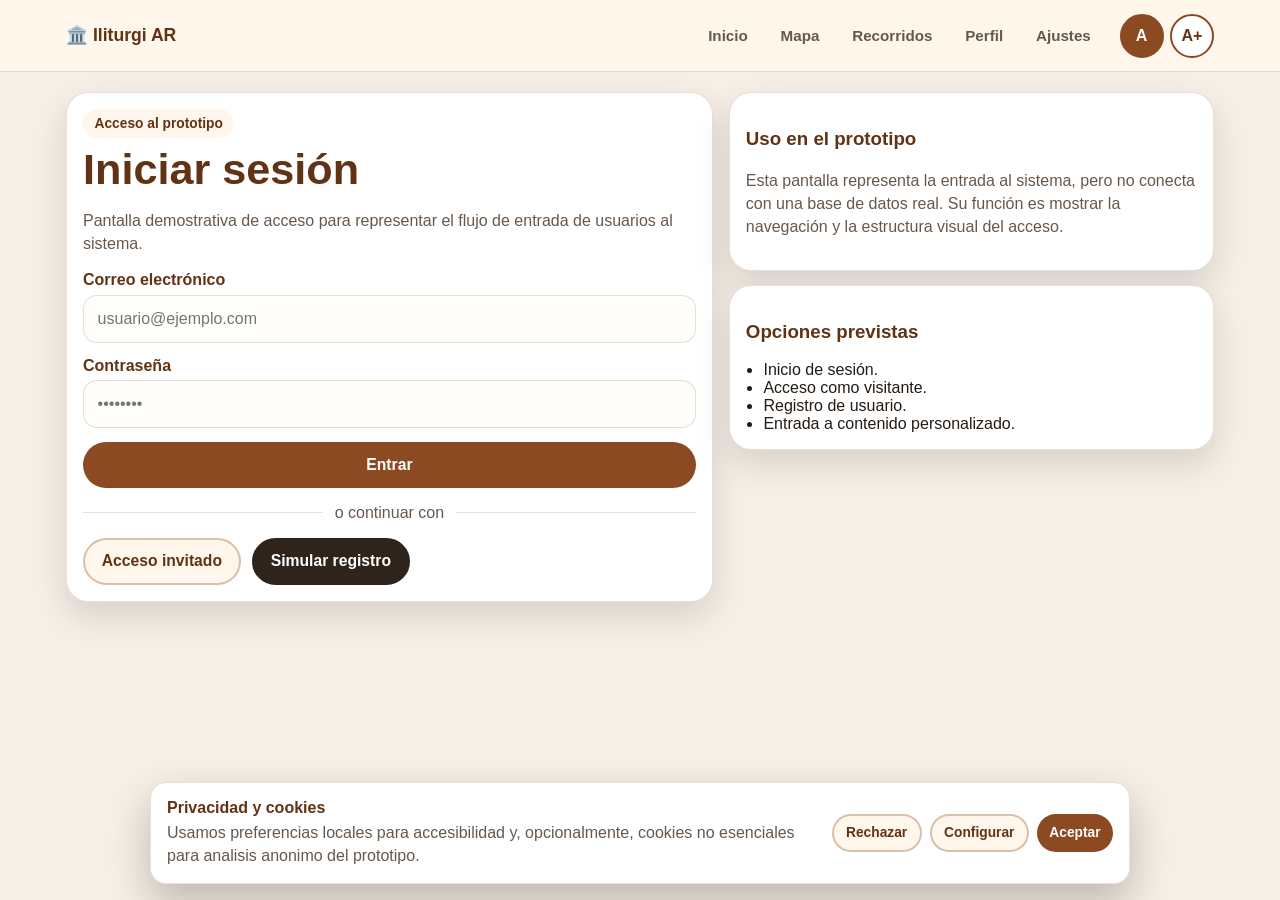
<file: acceso.html>
<!DOCTYPE html>
<html lang="es">
<head>
  <meta charset="UTF-8">
  <meta name="viewport" content="width=device-width, initial-scale=1.0">
  <title>Iliturgi AR · Acceso</title>
  <link rel="stylesheet" href="style.css?v=privacy">
</head>
<body class="app-page">

  <header class="site-header">
    <div class="site-header-inner">
      <a href="index.html" class="nav-logo">🏛️ Iliturgi AR</a>

      <nav class="main-nav">
        <a href="home.html" class="nav-link">Inicio</a>
        <a href="mapa.html" class="nav-link">Mapa</a>
        <a href="recorridos.html" class="nav-link">Recorridos</a>
        <a href="perfil.html" class="nav-link">Perfil</a>
        <a href="ajustes.html" class="nav-link">Ajustes</a>
      </nav>

      <div class="text-size-controls header-text-controls" aria-label="Tamaño de texto">
        <button type="button" class="text-size-btn" data-text-size="normal">A</button>
        <button type="button" class="text-size-btn" data-text-size="large">A+</button>
      </div>
    </div>
  </header>

  <main class="page-shell">
    <section class="access-layout">
      <div class="access-card">
        <div class="access-header">
          <span class="section-badge">Acceso al prototipo</span>
          <h1 class="access-title">Iniciar sesión</h1>
          <p class="access-text">
            Pantalla demostrativa de acceso para representar el flujo de entrada de usuarios al sistema.
          </p>
        </div>

        <form class="access-form" id="login-form">
          <div class="form-group">
            <label for="email">Correo electrónico</label>
            <input id="email" type="email" placeholder="usuario@ejemplo.com" required>
          </div>

          <div class="form-group">
            <label for="password">Contraseña</label>
            <input id="password" type="password" placeholder="••••••••" required>
          </div>

          <button type="submit" class="btn btn-primary">Entrar</button>
        </form>

        <div class="access-divider">
          <span>o continuar con</span>
        </div>

        <div class="access-actions">
          <a href="home.html" class="btn btn-secondary-outline">Acceso invitado</a>
          <button type="button" class="btn btn-secondary-dark demo-btn" data-demo="registro">
            Simular registro
          </button>
        </div>
      </div>

      <aside class="access-side">
        <div class="access-info-card">
          <h3>Uso en el prototipo</h3>
          <p>
            Esta pantalla representa la entrada al sistema, pero no conecta con una base de datos real.
            Su función es mostrar la navegación y la estructura visual del acceso.
          </p>
        </div>

        <div class="access-info-card">
          <h3>Opciones previstas</h3>
          <ul>
            <li>Inicio de sesión.</li>
            <li>Acceso como visitante.</li>
            <li>Registro de usuario.</li>
            <li>Entrada a contenido personalizado.</li>
          </ul>
        </div>
      </aside>
    </section>
  </main>

  <nav class="bottom-nav" aria-label="NavegaciÃ³n mÃ³vil">
    <a href="home.html" class="bottom-nav-link"><span>Inicio</span></a>
    <a href="mapa.html" class="bottom-nav-link"><span>Mapa</span></a>
    <a href="vista-ra.html" class="bottom-nav-link"><span>RA</span></a>
    <a href="recorridos.html" class="bottom-nav-link"><span>Rutas</span></a>
  </nav>

  <script src="script.js?v=cookie-index"></script>
</body>
</html>
</file>
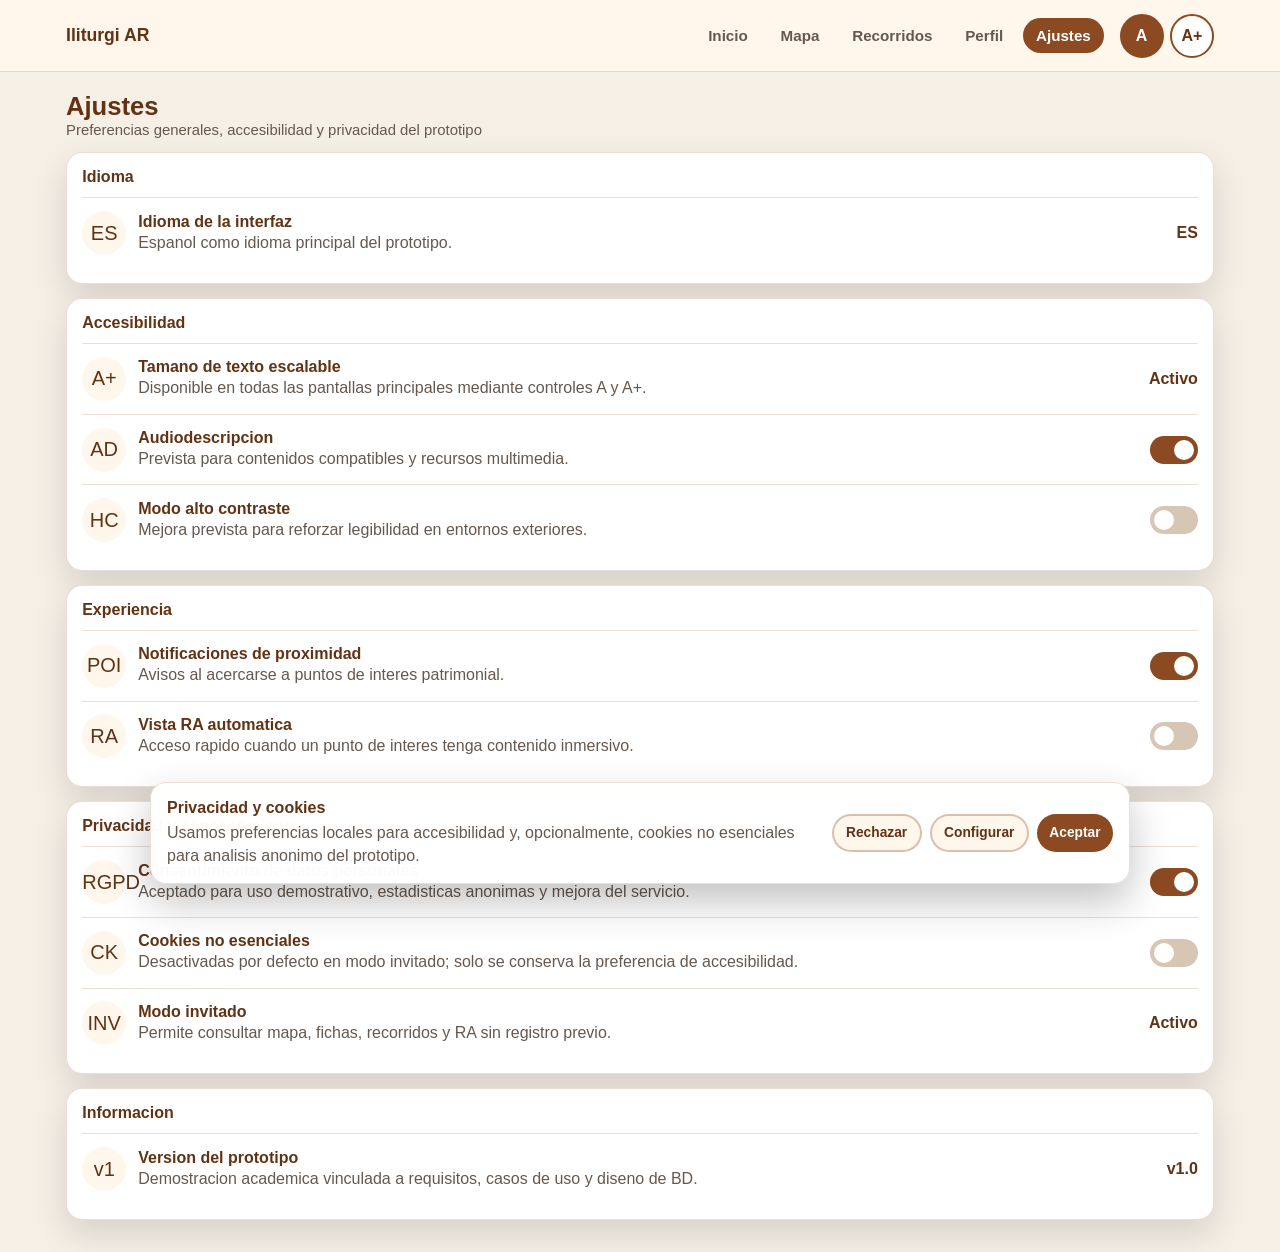
<file: ajustes.html>
<!DOCTYPE html>
<html lang="es">
<head>
  <meta charset="UTF-8">
  <meta name="viewport" content="width=device-width, initial-scale=1.0">
  <title>Iliturgi AR - Ajustes</title>
  <link rel="stylesheet" href="style.css?v=privacy">
</head>
<body class="app-page">

  <header class="site-header">
    <div class="site-header-inner">
      <a href="index.html" class="nav-logo">Iliturgi AR</a>

      <nav class="main-nav" aria-label="Navegacion principal">
        <a href="home.html" class="nav-link">Inicio</a>
        <a href="mapa.html" class="nav-link">Mapa</a>
        <a href="recorridos.html" class="nav-link">Recorridos</a>
        <a href="perfil.html" class="nav-link">Perfil</a>
        <a href="ajustes.html" class="nav-link active">Ajustes</a>
      </nav>

      <div class="text-size-controls header-text-controls" aria-label="Tamano de texto">
        <button type="button" class="text-size-btn" data-text-size="normal">A</button>
        <button type="button" class="text-size-btn" data-text-size="large">A+</button>
      </div>
    </div>
  </header>

  <main class="page-shell">
    <section class="section-heading">
      <div>
        <h2>Ajustes</h2>
        <span>Preferencias generales, accesibilidad y privacidad del prototipo</span>
      </div>
    </section>

    <section class="settings-layout">

      <div class="settings-group-web">
        <div class="settings-group-title">Idioma</div>

        <div class="settings-item-web">
          <div class="settings-item-left">
            <div class="settings-icon-web">ES</div>
            <div>
              <div class="settings-item-title">Idioma de la interfaz</div>
              <div class="settings-item-subtitle">Espanol como idioma principal del prototipo.</div>
            </div>
          </div>
          <div class="settings-item-value">ES</div>
        </div>
      </div>

      <div class="settings-group-web">
        <div class="settings-group-title">Accesibilidad</div>

        <div class="settings-item-web">
          <div class="settings-item-left">
            <div class="settings-icon-web">A+</div>
            <div>
              <div class="settings-item-title">Tamano de texto escalable</div>
              <div class="settings-item-subtitle">Disponible en todas las pantallas principales mediante controles A y A+.</div>
            </div>
          </div>
          <div class="settings-item-value">Activo</div>
        </div>

        <div class="settings-item-web">
          <div class="settings-item-left">
            <div class="settings-icon-web">AD</div>
            <div>
              <div class="settings-item-title">Audiodescripcion</div>
              <div class="settings-item-subtitle">Prevista para contenidos compatibles y recursos multimedia.</div>
            </div>
          </div>
          <div class="settings-toggle-web active" aria-label="Audiodescripcion activa"></div>
        </div>

        <div class="settings-item-web">
          <div class="settings-item-left">
            <div class="settings-icon-web">HC</div>
            <div>
              <div class="settings-item-title">Modo alto contraste</div>
              <div class="settings-item-subtitle">Mejora prevista para reforzar legibilidad en entornos exteriores.</div>
            </div>
          </div>
          <div class="settings-toggle-web" aria-label="Modo alto contraste desactivado"></div>
        </div>
      </div>

      <div class="settings-group-web">
        <div class="settings-group-title">Experiencia</div>

        <div class="settings-item-web">
          <div class="settings-item-left">
            <div class="settings-icon-web">POI</div>
            <div>
              <div class="settings-item-title">Notificaciones de proximidad</div>
              <div class="settings-item-subtitle">Avisos al acercarse a puntos de interes patrimonial.</div>
            </div>
          </div>
          <div class="settings-toggle-web active" aria-label="Notificaciones de proximidad activas"></div>
        </div>

        <div class="settings-item-web">
          <div class="settings-item-left">
            <div class="settings-icon-web">RA</div>
            <div>
              <div class="settings-item-title">Vista RA automatica</div>
              <div class="settings-item-subtitle">Acceso rapido cuando un punto de interes tenga contenido inmersivo.</div>
            </div>
          </div>
          <div class="settings-toggle-web" aria-label="Vista RA automatica desactivada"></div>
        </div>
      </div>

      <div class="settings-group-web">
        <div class="settings-group-title">Privacidad y consentimiento</div>

        <div class="settings-item-web">
          <div class="settings-item-left">
            <div class="settings-icon-web">RGPD</div>
            <div>
              <div class="settings-item-title">Consentimiento de datos personales</div>
              <div class="settings-item-subtitle">Aceptado para uso demostrativo, estadisticas anonimas y mejora del servicio.</div>
            </div>
          </div>
          <div class="settings-toggle-web active" aria-label="Consentimiento de datos personales activo"></div>
        </div>

        <div class="settings-item-web">
          <div class="settings-item-left">
            <div class="settings-icon-web">CK</div>
            <div>
              <div class="settings-item-title">Cookies no esenciales</div>
              <div class="settings-item-subtitle">Desactivadas por defecto en modo invitado; solo se conserva la preferencia de accesibilidad.</div>
            </div>
          </div>
          <div class="settings-toggle-web" aria-label="Cookies no esenciales desactivadas"></div>
        </div>

        <div class="settings-item-web">
          <div class="settings-item-left">
            <div class="settings-icon-web">INV</div>
            <div>
              <div class="settings-item-title">Modo invitado</div>
              <div class="settings-item-subtitle">Permite consultar mapa, fichas, recorridos y RA sin registro previo.</div>
            </div>
          </div>
          <div class="settings-item-value">Activo</div>
        </div>
      </div>

      <div class="settings-group-web">
        <div class="settings-group-title">Informacion</div>

        <div class="settings-item-web">
          <div class="settings-item-left">
            <div class="settings-icon-web">v1</div>
            <div>
              <div class="settings-item-title">Version del prototipo</div>
              <div class="settings-item-subtitle">Demostracion academica vinculada a requisitos, casos de uso y diseno de BD.</div>
            </div>
          </div>
          <div class="settings-item-value">v1.0</div>
        </div>
      </div>

    </section>
  </main>

  <nav class="bottom-nav" aria-label="Navegacion movil">
    <a href="home.html" class="bottom-nav-link"><span>Inicio</span></a>
    <a href="mapa.html" class="bottom-nav-link"><span>Mapa</span></a>
    <a href="vista-ra.html" class="bottom-nav-link"><span>RA</span></a>
    <a href="recorridos.html" class="bottom-nav-link"><span>Rutas</span></a>
  </nav>

  <script src="script.js?v=cookie-index"></script>
</body>
</html>
</file>
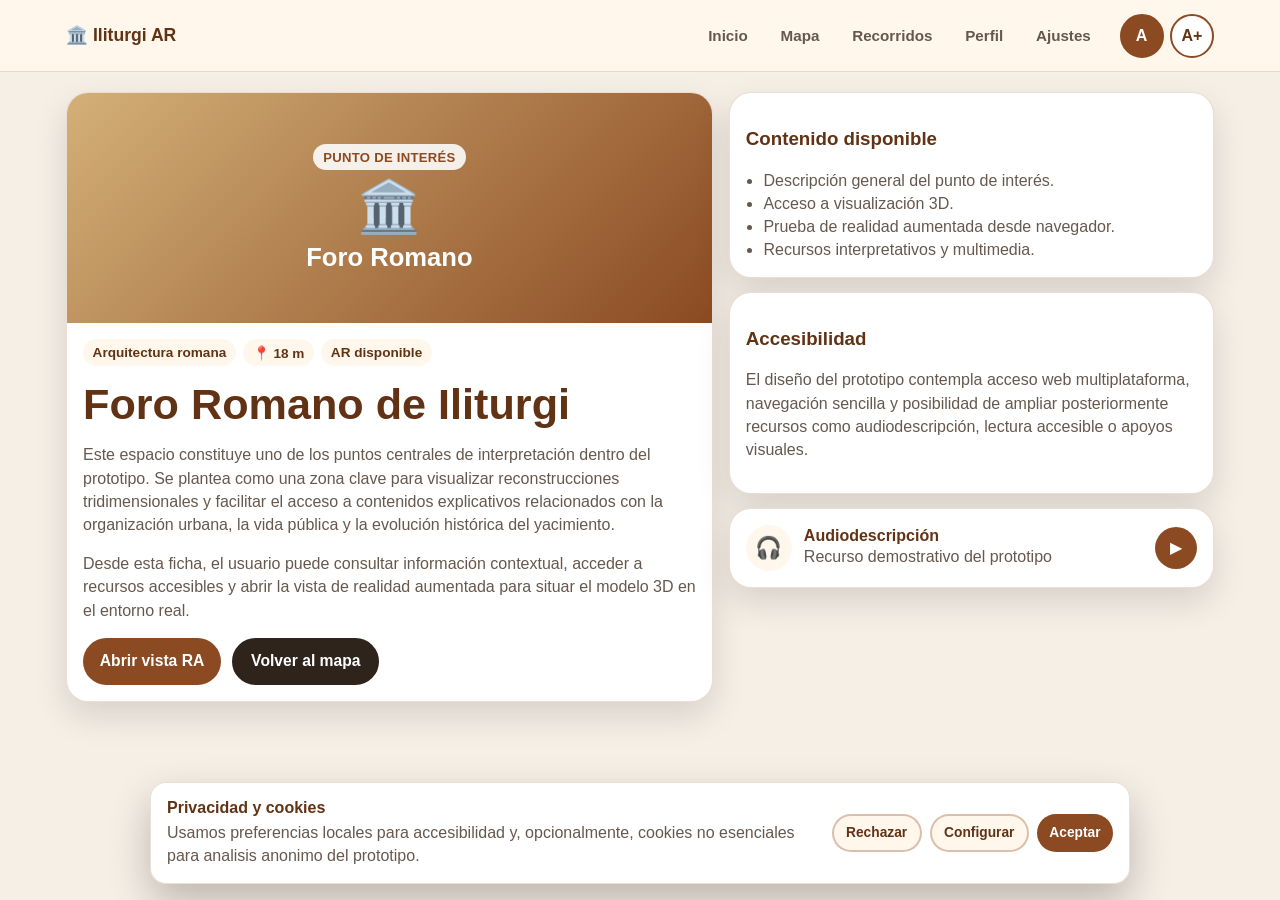
<file: detalle-poi.html>
<!DOCTYPE html>
<html lang="es">
<head>
  <meta charset="UTF-8">
  <meta name="viewport" content="width=device-width, initial-scale=1.0">
  <title>Iliturgi AR · Detalle POI</title>
  <link rel="stylesheet" href="style.css?v=privacy">
</head>
<body class="app-page">

  <header class="site-header">
    <div class="site-header-inner">
      <a href="index.html" class="nav-logo">🏛️ Iliturgi AR</a>

      <nav class="main-nav">
        <a href="home.html" class="nav-link">Inicio</a>
        <a href="mapa.html" class="nav-link">Mapa</a>
        <a href="recorridos.html" class="nav-link">Recorridos</a>
        <a href="perfil.html" class="nav-link">Perfil</a>
        <a href="ajustes.html" class="nav-link">Ajustes</a>
      </nav>

      <div class="text-size-controls header-text-controls" aria-label="Tamaño de texto">
        <button type="button" class="text-size-btn" data-text-size="normal">A</button>
        <button type="button" class="text-size-btn" data-text-size="large">A+</button>
      </div>
    </div>
  </header>

  <main class="page-shell">
    <section class="poi-detail-layout">

      <div class="poi-main-card">
        <div class="poi-hero-web">
          <div class="poi-hero-badge">Punto de interés</div>
          <div class="poi-hero-icon">🏛️</div>
          <div class="poi-hero-title">Foro Romano</div>
        </div>

        <div class="poi-detail-body">
          <div class="poi-meta-row">
            <span class="pill">Arquitectura romana</span>
            <span class="pill">📍 18 m</span>
            <span class="pill">AR disponible</span>
          </div>

          <h1 class="poi-detail-title">Foro Romano de Iliturgi</h1>

          <p class="poi-detail-text">
            Este espacio constituye uno de los puntos centrales de interpretación dentro del prototipo. 
            Se plantea como una zona clave para visualizar reconstrucciones tridimensionales y facilitar 
            el acceso a contenidos explicativos relacionados con la organización urbana, la vida pública 
            y la evolución histórica del yacimiento.
          </p>

          <p class="poi-detail-text">
            Desde esta ficha, el usuario puede consultar información contextual, acceder a recursos 
            accesibles y abrir la vista de realidad aumentada para situar el modelo 3D en el entorno real.
          </p>

          <div class="poi-detail-actions">
            <a href="vista-ra.html" class="btn btn-primary">Abrir vista RA</a>
            <a href="mapa.html" class="btn btn-secondary-dark">Volver al mapa</a>
          </div>
        </div>
      </div>

      <aside class="poi-side-panel">
        <div class="poi-info-card">
          <h3>Contenido disponible</h3>
          <ul>
            <li>Descripción general del punto de interés.</li>
            <li>Acceso a visualización 3D.</li>
            <li>Prueba de realidad aumentada desde navegador.</li>
            <li>Recursos interpretativos y multimedia.</li>
          </ul>
        </div>

        <div class="poi-info-card">
          <h3>Accesibilidad</h3>
          <p>
            El diseño del prototipo contempla acceso web multiplataforma, navegación sencilla y posibilidad
            de ampliar posteriormente recursos como audiodescripción, lectura accesible o apoyos visuales.
          </p>
        </div>

        <div class="poi-audio-card">
          <div class="poi-audio-icon">🎧</div>
          <div class="poi-audio-body">
            <div class="poi-audio-title">Audiodescripción</div>
            <div class="poi-audio-subtitle">Recurso demostrativo del prototipo</div>
          </div>
          <button class="audio-play-btn-web">▶</button>
        </div>
      </aside>

    </section>
  </main>

  <nav class="bottom-nav" aria-label="NavegaciÃ³n mÃ³vil">
    <a href="home.html" class="bottom-nav-link"><span>Inicio</span></a>
    <a href="mapa.html" class="bottom-nav-link active"><span>Mapa</span></a>
    <a href="vista-ra.html" class="bottom-nav-link"><span>RA</span></a>
    <a href="recorridos.html" class="bottom-nav-link"><span>Rutas</span></a>
  </nav>

  <script src="script.js?v=cookie-index"></script>
</body>
</html>
</file>
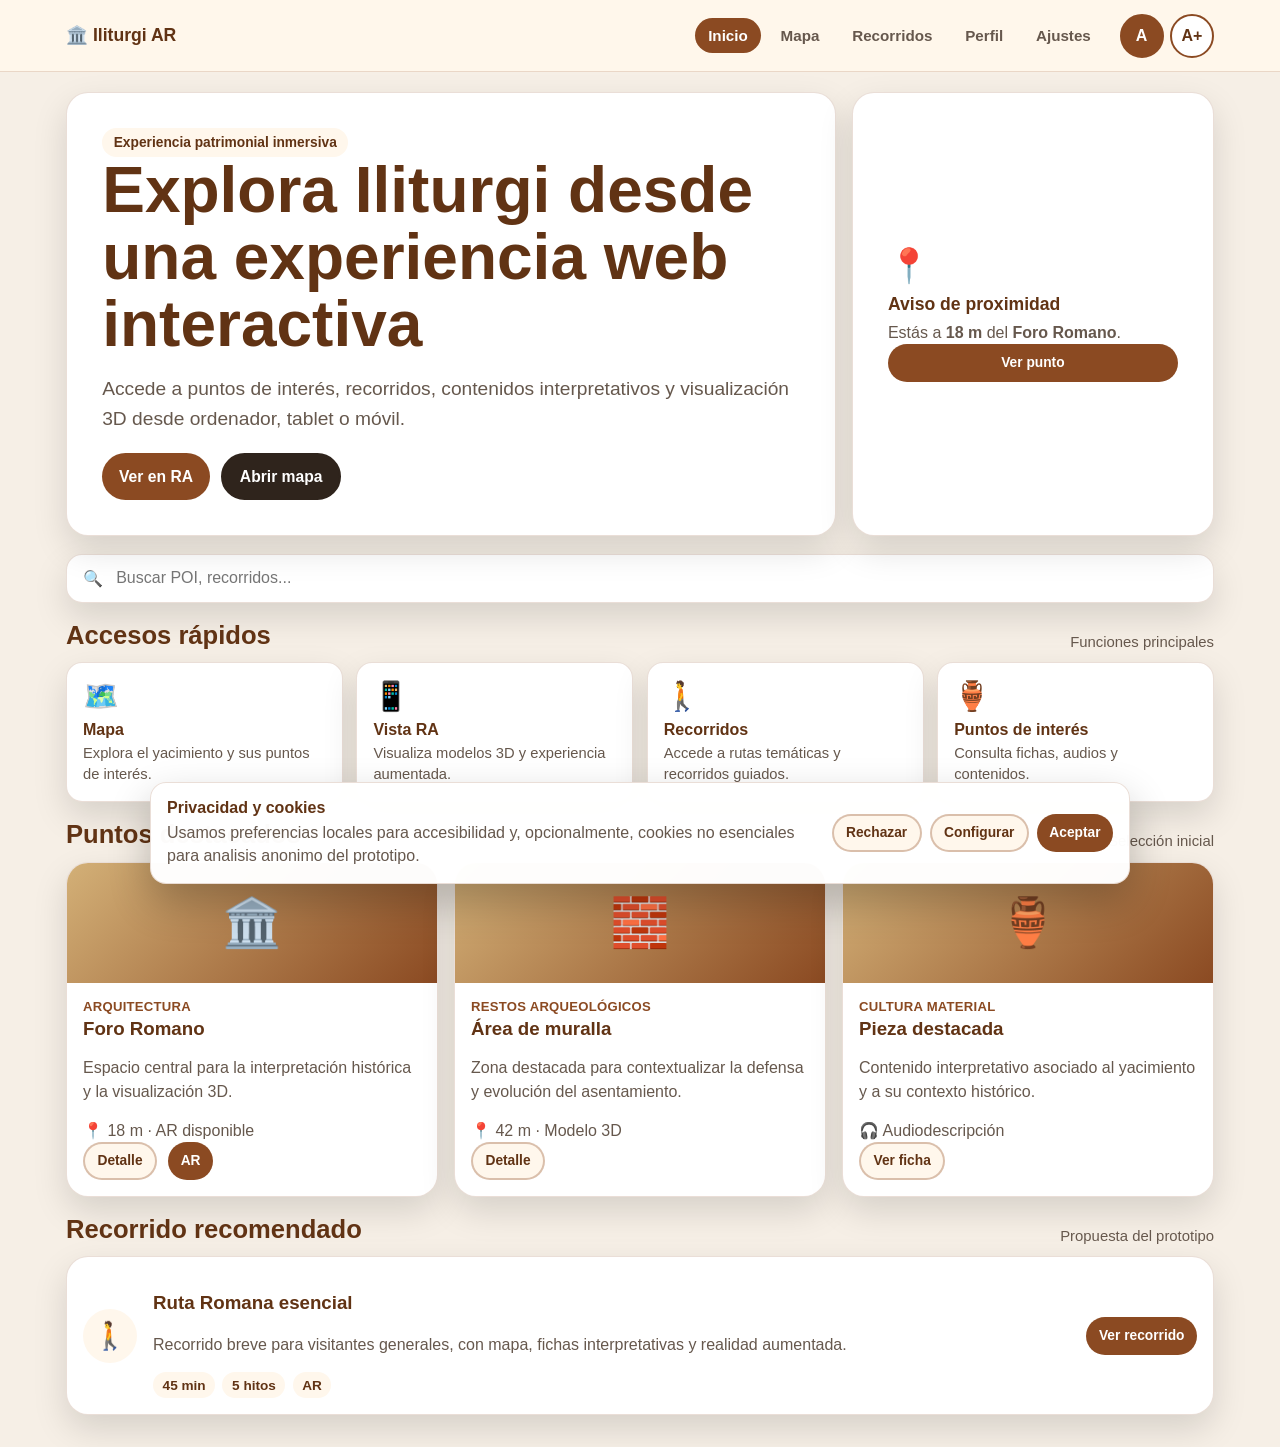
<file: home.html>
<!DOCTYPE html>
<html lang="es">
<head>
  <meta charset="UTF-8">
  <meta name="viewport" content="width=device-width, initial-scale=1.0">
  <title>Iliturgi AR · Inicio</title>
  <link rel="stylesheet" href="style.css?v=privacy">
</head>
<body class="app-page">

  <header class="site-header">
    <div class="site-header-inner">
      <a href="index.html" class="nav-logo">🏛️ Iliturgi AR</a>

      <nav class="main-nav" aria-label="Navegación principal">
        <a href="home.html" class="nav-link active">Inicio</a>
        <a href="mapa.html" class="nav-link">Mapa</a>
        <a href="recorridos.html" class="nav-link">Recorridos</a>
        <a href="perfil.html" class="nav-link">Perfil</a>
        <a href="ajustes.html" class="nav-link">Ajustes</a>
      </nav>

      <div class="text-size-controls header-text-controls" aria-label="Tamaño de texto">
        <button type="button" class="text-size-btn" data-text-size="normal">A</button>
        <button type="button" class="text-size-btn" data-text-size="large">A+</button>
      </div>
    </div>
  </header>

  <main class="page-shell">

    <section class="hero-panel">
      <div class="hero-copy">
        <span class="section-badge">Experiencia patrimonial inmersiva</span>

        <h1 class="page-title-xl">Explora Iliturgi desde una experiencia web interactiva</h1>

        <p class="page-lead">
          Accede a puntos de interés, recorridos, contenidos interpretativos y visualización 3D desde ordenador, tablet o móvil.
        </p>

        <div class="hero-actions">
          <a href="vista-ra.html" class="btn btn-primary">Ver en RA</a>
          <a href="mapa.html" class="btn btn-secondary-dark">Abrir mapa</a>
        </div>
      </div>

      <aside class="hero-card" aria-label="Aviso de punto de interés cercano">
        <div class="hero-card-icon">📍</div>
        <div class="hero-card-title">Aviso de proximidad</div>
        <div class="hero-card-text">
          Estás a <strong>18 m</strong> del <strong>Foro Romano</strong>.
        </div>
        <a href="detalle-poi.html" class="btn btn-primary btn-small">Ver punto</a>
      </aside>
    </section>

    <section class="search-section" aria-label="Buscador">
      <div class="search-box">
        <span class="search-icon" aria-hidden="true">🔍</span>
        <input type="text" class="search-input" placeholder="Buscar POI, recorridos...">
      </div>
    </section>

    <section class="quick-section">
      <div class="section-heading">
        <h2>Accesos rápidos</h2>
        <span>Funciones principales</span>
      </div>

      <div class="quick-grid">
        <a href="mapa.html" class="quick-card">
          <div class="quick-card-icon">🗺️</div>
          <div class="quick-card-title">Mapa</div>
          <div class="quick-card-text">Explora el yacimiento y sus puntos de interés.</div>
        </a>

        <a href="vista-ra.html" class="quick-card">
          <div class="quick-card-icon">📱</div>
          <div class="quick-card-title">Vista RA</div>
          <div class="quick-card-text">Visualiza modelos 3D y experiencia aumentada.</div>
        </a>

        <a href="recorridos.html" class="quick-card">
          <div class="quick-card-icon">🚶</div>
          <div class="quick-card-title">Recorridos</div>
          <div class="quick-card-text">Accede a rutas temáticas y recorridos guiados.</div>
        </a>

        <a href="detalle-poi.html" class="quick-card">
          <div class="quick-card-icon">🏺</div>
          <div class="quick-card-title">Puntos de interés</div>
          <div class="quick-card-text">Consulta fichas, audios y contenidos.</div>
        </a>
      </div>
    </section>

    <section class="content-section">
      <div class="section-heading">
        <h2>Puntos destacados</h2>
        <span>Selección inicial</span>
      </div>

      <div class="poi-grid">
        <article class="poi-card-web">
          <div class="poi-card-media">🏛️</div>
          <div class="poi-card-body">
            <div class="poi-card-category">Arquitectura</div>
            <h3>Foro Romano</h3>
            <p>Espacio central para la interpretación histórica y la visualización 3D.</p>
            <div class="poi-card-meta">📍 18 m · AR disponible</div>
            <div class="poi-card-actions">
              <a href="detalle-poi.html" class="btn btn-secondary-outline btn-small">Detalle</a>
              <a href="vista-ra.html" class="btn btn-primary btn-small">AR</a>
            </div>
          </div>
        </article>

        <article class="poi-card-web">
          <div class="poi-card-media">🧱</div>
          <div class="poi-card-body">
            <div class="poi-card-category">Restos arqueológicos</div>
            <h3>Área de muralla</h3>
            <p>Zona destacada para contextualizar la defensa y evolución del asentamiento.</p>
            <div class="poi-card-meta">📍 42 m · Modelo 3D</div>
            <div class="poi-card-actions">
              <a href="detalle-poi.html" class="btn btn-secondary-outline btn-small">Detalle</a>
            </div>
          </div>
        </article>

        <article class="poi-card-web">
          <div class="poi-card-media">🏺</div>
          <div class="poi-card-body">
            <div class="poi-card-category">Cultura material</div>
            <h3>Pieza destacada</h3>
            <p>Contenido interpretativo asociado al yacimiento y a su contexto histórico.</p>
            <div class="poi-card-meta">🎧 Audiodescripción</div>
            <div class="poi-card-actions">
              <a href="detalle-poi.html" class="btn btn-secondary-outline btn-small">Ver ficha</a>
            </div>
          </div>
        </article>
      </div>
    </section>

    <section class="content-section">
      <div class="section-heading">
        <h2>Recorrido recomendado</h2>
        <span>Propuesta del prototipo</span>
      </div>

      <div class="route-highlight">
        <div class="route-highlight-icon">🚶</div>

        <div class="route-highlight-body">
          <h3>Ruta Romana esencial</h3>
          <p>
            Recorrido breve para visitantes generales, con mapa, fichas interpretativas y realidad aumentada.
          </p>

          <div class="route-tags">
            <span class="pill">45 min</span>
            <span class="pill">5 hitos</span>
            <span class="pill">AR</span>
          </div>
        </div>

        <div class="route-highlight-actions">
          <a href="recorridos.html" class="btn btn-primary btn-small">Ver recorrido</a>
        </div>
      </div>
    </section>

  </main>

  <nav class="bottom-nav" aria-label="Navegación móvil">
    <a href="home.html" class="bottom-nav-link active"><span>Inicio</span></a>
    <a href="mapa.html" class="bottom-nav-link"><span>Mapa</span></a>
    <a href="vista-ra.html" class="bottom-nav-link"><span>RA</span></a>
    <a href="recorridos.html" class="bottom-nav-link"><span>Rutas</span></a>
  </nav>

  <script src="script.js?v=cookie-index"></script>
</body>
</html>
</file>
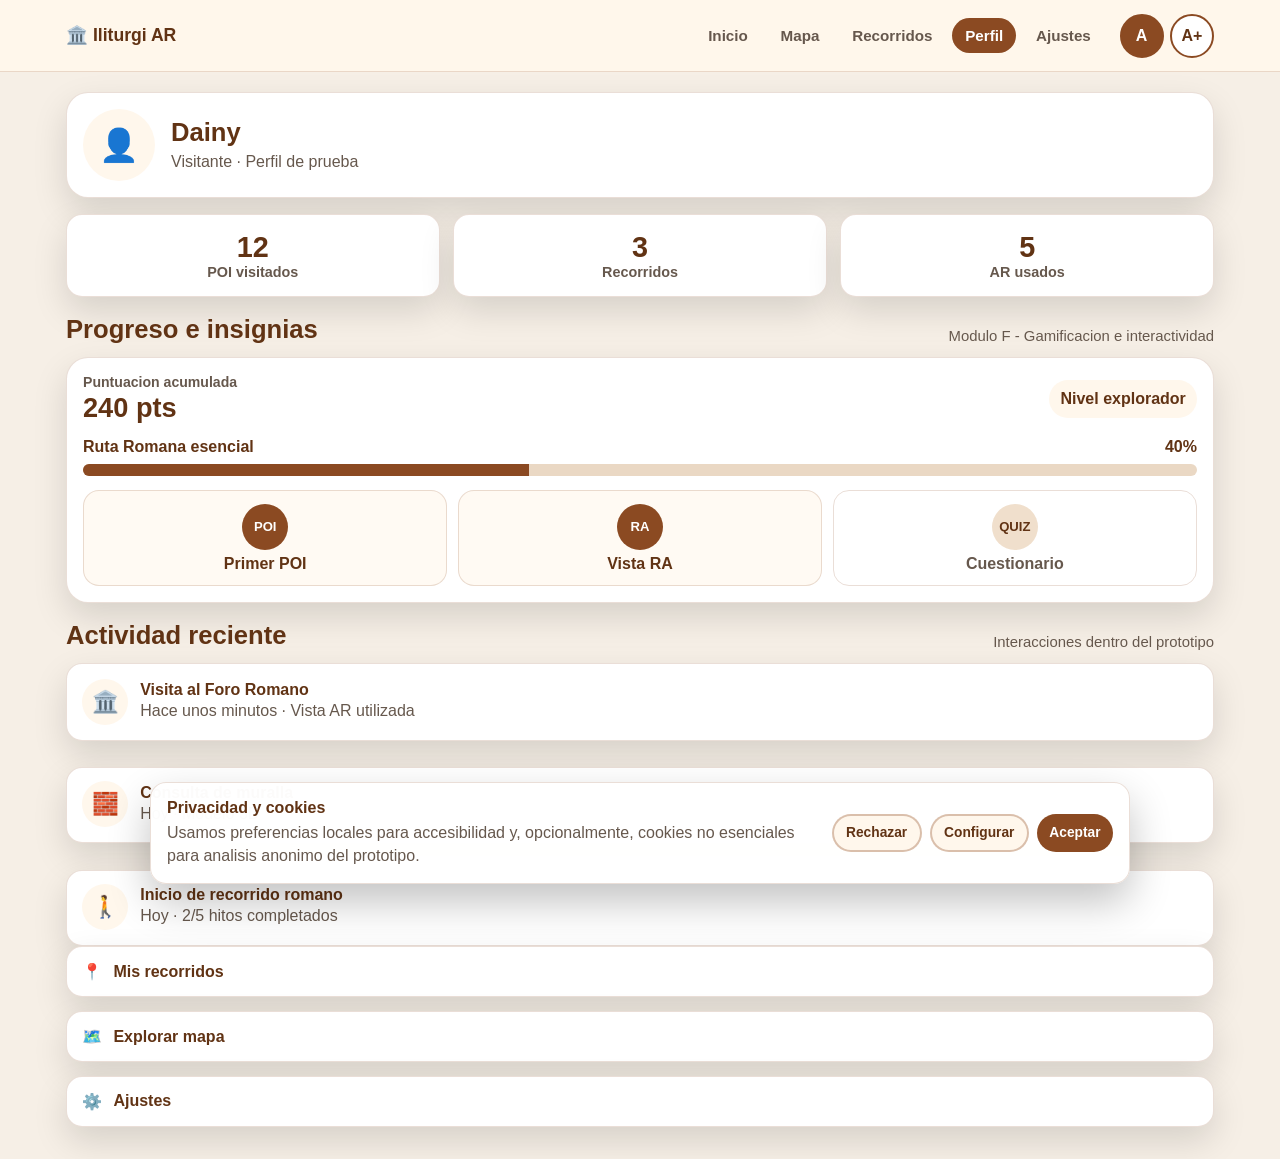
<file: perfil.html>
<!DOCTYPE html>
<html lang="es">
<head>
  <meta charset="UTF-8">
  <meta name="viewport" content="width=device-width, initial-scale=1.0">
  <title>Iliturgi AR · Perfil</title>
  <link rel="stylesheet" href="style.css?v=privacy">
</head>
<body class="app-page">

  <header class="site-header">
    <div class="site-header-inner">
      <a href="index.html" class="nav-logo">🏛️ Iliturgi AR</a>

      <nav class="main-nav">
        <a href="home.html" class="nav-link">Inicio</a>
        <a href="mapa.html" class="nav-link">Mapa</a>
        <a href="recorridos.html" class="nav-link">Recorridos</a>
        <a href="perfil.html" class="nav-link active">Perfil</a>
        <a href="ajustes.html" class="nav-link">Ajustes</a>
      </nav>

      <div class="text-size-controls header-text-controls" aria-label="Tamaño de texto">
        <button type="button" class="text-size-btn" data-text-size="normal">A</button>
        <button type="button" class="text-size-btn" data-text-size="large">A+</button>
      </div>
    </div>
  </header>

  <main class="page-shell">

    <section class="profile-header">
      <div class="profile-avatar">👤</div>

      <div class="profile-info">
        <h2>Dainy</h2>
        <span class="profile-subtitle">Visitante · Perfil de prueba</span>
      </div>
    </section>

    <section class="profile-stats">
      <div class="profile-stat">
        <div class="profile-stat-value">12</div>
        <div class="profile-stat-label">POI visitados</div>
      </div>

      <div class="profile-stat">
        <div class="profile-stat-value">3</div>
        <div class="profile-stat-label">Recorridos</div>
      </div>

      <div class="profile-stat">
        <div class="profile-stat-value">5</div>
        <div class="profile-stat-label">AR usados</div>
      </div>
    </section>

    <section class="content-section">
      <div class="section-heading">
        <h2>Progreso e insignias</h2>
        <span>Modulo F - Gamificacion e interactividad</span>
      </div>

      <div class="gamification-panel">
        <div class="gamification-summary">
          <div>
            <div class="gamification-label">Puntuacion acumulada</div>
            <div class="gamification-score">240 pts</div>
          </div>
          <div class="gamification-status">Nivel explorador</div>
        </div>

        <div class="progress-block">
          <div class="progress-row">
            <span>Ruta Romana esencial</span>
            <strong>40%</strong>
          </div>
          <div class="profile-progress">
            <div class="profile-progress-fill"></div>
          </div>
        </div>

        <div class="badge-list" aria-label="Insignias digitales">
          <div class="badge-item active">
            <span>POI</span>
            <strong>Primer POI</strong>
          </div>
          <div class="badge-item active">
            <span>RA</span>
            <strong>Vista RA</strong>
          </div>
          <div class="badge-item">
            <span>QUIZ</span>
            <strong>Cuestionario</strong>
          </div>
        </div>
      </div>
    </section>

    <section class="content-section">
      <div class="section-heading">
        <h2>Actividad reciente</h2>
        <span>Interacciones dentro del prototipo</span>
      </div>

      <div class="activity-list">

        <div class="activity-item">
          <div class="activity-icon">🏛️</div>
          <div class="activity-body">
            <div class="activity-title">Visita al Foro Romano</div>
            <div class="activity-meta">Hace unos minutos · Vista AR utilizada</div>
          </div>
        </div>

        <div class="activity-item">
          <div class="activity-icon">🧱</div>
          <div class="activity-body">
            <div class="activity-title">Consulta de muralla</div>
            <div class="activity-meta">Hoy · Modelo 3D</div>
          </div>
        </div>

        <div class="activity-item">
          <div class="activity-icon">🚶</div>
          <div class="activity-body">
            <div class="activity-title">Inicio de recorrido romano</div>
            <div class="activity-meta">Hoy · 2/5 hitos completados</div>
          </div>
        </div>

      </div>
    </section>

    <section class="profile-options">

      <a href="recorridos.html" class="profile-option">
        <span>📍</span>
        <span>Mis recorridos</span>
      </a>

      <a href="mapa.html" class="profile-option">
        <span>🗺️</span>
        <span>Explorar mapa</span>
      </a>

      <a href="ajustes.html" class="profile-option">
        <span>⚙️</span>
        <span>Ajustes</span>
      </a>

    </section>

  </main>

  <nav class="bottom-nav" aria-label="NavegaciÃ³n mÃ³vil">
    <a href="home.html" class="bottom-nav-link"><span>Inicio</span></a>
    <a href="mapa.html" class="bottom-nav-link"><span>Mapa</span></a>
    <a href="vista-ra.html" class="bottom-nav-link"><span>RA</span></a>
    <a href="recorridos.html" class="bottom-nav-link"><span>Rutas</span></a>
  </nav>

  <script src="script.js?v=cookie-index"></script>
</body>
</html>
</file>
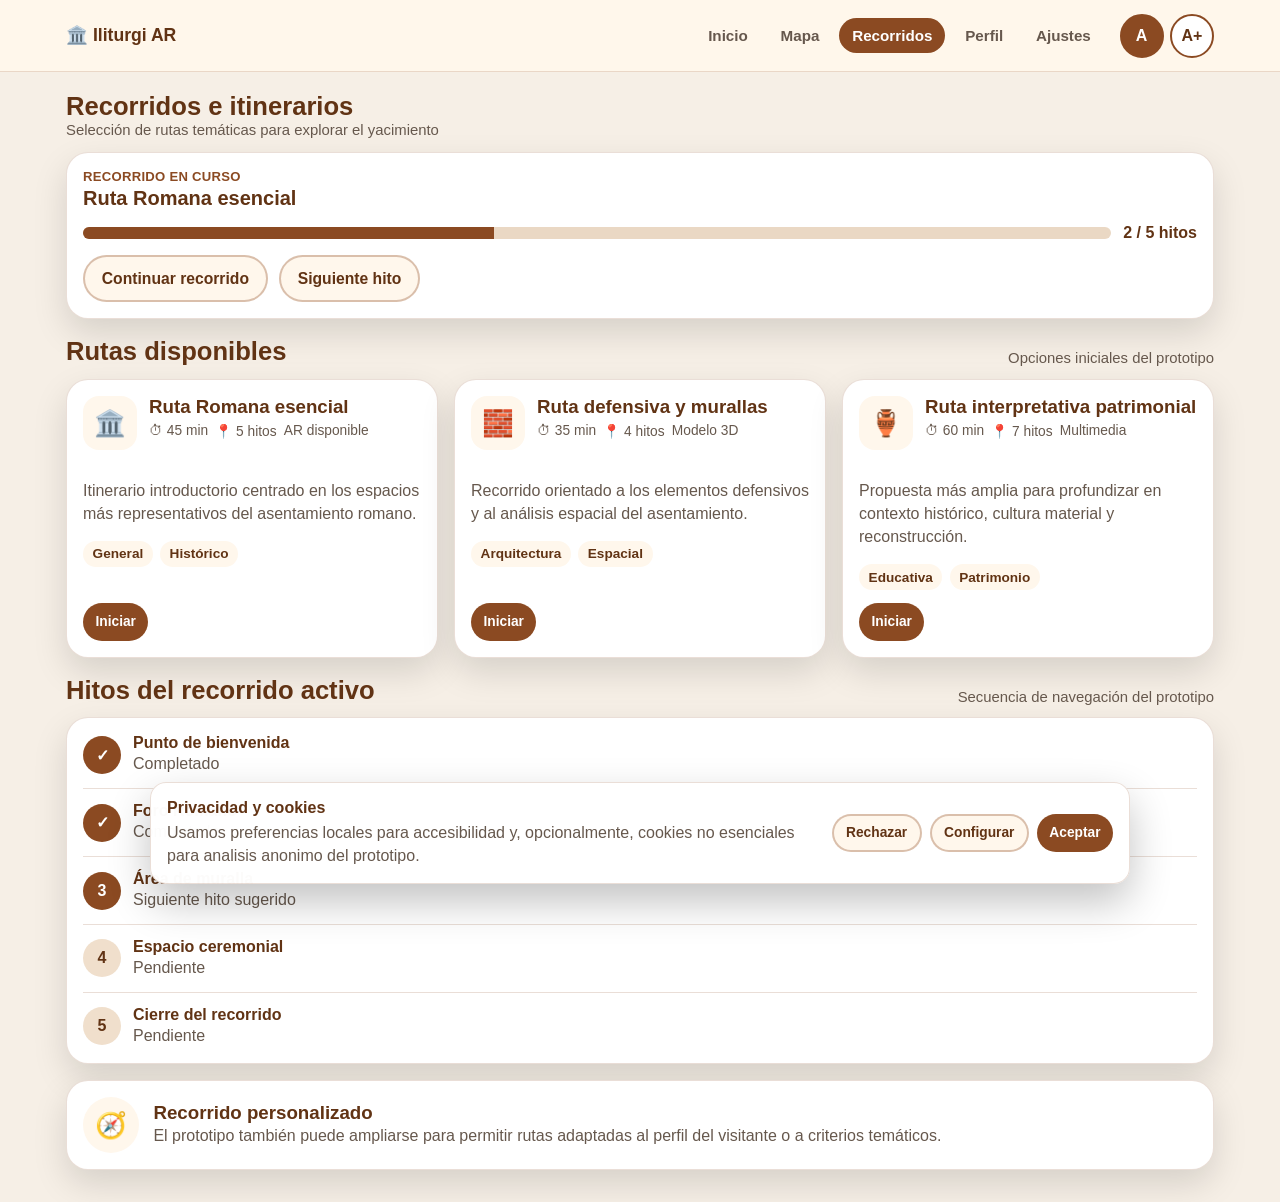
<file: recorridos.html>
<!DOCTYPE html>
<html lang="es">
<head>
  <meta charset="UTF-8">
  <meta name="viewport" content="width=device-width, initial-scale=1.0">
  <title>Iliturgi AR · Recorridos</title>
  <link rel="stylesheet" href="style.css?v=privacy">
</head>
<body class="app-page">

  <header class="site-header">
    <div class="site-header-inner">
      <a href="index.html" class="nav-logo">🏛️ Iliturgi AR</a>

      <nav class="main-nav">
        <a href="home.html" class="nav-link">Inicio</a>
        <a href="mapa.html" class="nav-link">Mapa</a>
        <a href="recorridos.html" class="nav-link active">Recorridos</a>
        <a href="perfil.html" class="nav-link">Perfil</a>
        <a href="ajustes.html" class="nav-link">Ajustes</a>
      </nav>

      <div class="text-size-controls header-text-controls" aria-label="Tamaño de texto">
        <button type="button" class="text-size-btn" data-text-size="normal">A</button>
        <button type="button" class="text-size-btn" data-text-size="large">A+</button>
      </div>
    </div>
  </header>

  <main class="page-shell">
    <section class="section-heading">
      <div>
        <h2>Recorridos e itinerarios</h2>
        <span>Selección de rutas temáticas para explorar el yacimiento</span>
      </div>
    </section>

    <section class="route-active-card">
      <div class="route-active-top">
        <div class="route-active-label">Recorrido en curso</div>
        <div class="route-active-name">Ruta Romana esencial</div>
      </div>

      <div class="route-active-progress-row">
        <div class="route-active-progress">
          <div class="route-active-progress-fill"></div>
        </div>
        <div class="route-active-progress-text">2 / 5 hitos</div>
      </div>

      <div class="route-active-actions">
        <a href="mapa.html" class="btn btn-secondary">Continuar recorrido</a>
        <a href="detalle-poi.html" class="btn btn-secondary-outline">Siguiente hito</a>
      </div>
    </section>

    <section class="content-section">
      <div class="section-heading">
        <h2>Rutas disponibles</h2>
        <span>Opciones iniciales del prototipo</span>
      </div>

      <div class="route-grid">
        <article class="route-card-web">
          <div class="route-card-header-web">
            <div class="route-card-icon short">🏛️</div>
            <div class="route-card-info">
              <h3>Ruta Romana esencial</h3>
              <div class="route-card-meta">
                <span>⏱ 45 min</span>
                <span>📍 5 hitos</span>
                <span>AR disponible</span>
              </div>
            </div>
          </div>

          <div class="route-card-body-web">
            <p>
              Itinerario introductorio centrado en los espacios más representativos del asentamiento romano.
            </p>

            <div class="route-tags-web">
              <span class="pill">General</span>
              <span class="pill">Histórico</span>
            </div>
          </div>

          <div class="route-card-footer-web">
            <a href="mapa.html" class="btn btn-primary btn-small">Iniciar</a>
          </div>
        </article>

        <article class="route-card-web">
          <div class="route-card-header-web">
            <div class="route-card-icon medium">🧱</div>
            <div class="route-card-info">
              <h3>Ruta defensiva y murallas</h3>
              <div class="route-card-meta">
                <span>⏱ 35 min</span>
                <span>📍 4 hitos</span>
                <span>Modelo 3D</span>
              </div>
            </div>
          </div>

          <div class="route-card-body-web">
            <p>
              Recorrido orientado a los elementos defensivos y al análisis espacial del asentamiento.
            </p>

            <div class="route-tags-web">
              <span class="pill">Arquitectura</span>
              <span class="pill">Espacial</span>
            </div>
          </div>

          <div class="route-card-footer-web">
            <a href="mapa.html" class="btn btn-primary btn-small">Iniciar</a>
          </div>
        </article>

        <article class="route-card-web">
          <div class="route-card-header-web">
            <div class="route-card-icon long">🏺</div>
            <div class="route-card-info">
              <h3>Ruta interpretativa patrimonial</h3>
              <div class="route-card-meta">
                <span>⏱ 60 min</span>
                <span>📍 7 hitos</span>
                <span>Multimedia</span>
              </div>
            </div>
          </div>

          <div class="route-card-body-web">
            <p>
              Propuesta más amplia para profundizar en contexto histórico, cultura material y reconstrucción.
            </p>

            <div class="route-tags-web">
              <span class="pill">Educativa</span>
              <span class="pill">Patrimonio</span>
            </div>
          </div>

          <div class="route-card-footer-web">
            <a href="mapa.html" class="btn btn-primary btn-small">Iniciar</a>
          </div>
        </article>
      </div>
    </section>

    <section class="content-section">
      <div class="section-heading">
        <h2>Hitos del recorrido activo</h2>
        <span>Secuencia de navegación del prototipo</span>
      </div>

      <div class="route-steps-card">
        <div class="route-step-item">
          <div class="route-step-dot done">✓</div>
          <div class="route-step-body">
            <div class="route-step-title">Punto de bienvenida</div>
            <div class="route-step-meta">Completado</div>
          </div>
        </div>

        <div class="route-step-item">
          <div class="route-step-dot done">✓</div>
          <div class="route-step-body">
            <div class="route-step-title">Foro Romano</div>
            <div class="route-step-meta">Completado</div>
          </div>
        </div>

        <div class="route-step-item">
          <div class="route-step-dot active">3</div>
          <div class="route-step-body">
            <div class="route-step-title">Área de muralla</div>
            <div class="route-step-meta">Siguiente hito sugerido</div>
          </div>
        </div>

        <div class="route-step-item">
          <div class="route-step-dot">4</div>
          <div class="route-step-body">
            <div class="route-step-title">Espacio ceremonial</div>
            <div class="route-step-meta">Pendiente</div>
          </div>
        </div>

        <div class="route-step-item">
          <div class="route-step-dot">5</div>
          <div class="route-step-body">
            <div class="route-step-title">Cierre del recorrido</div>
            <div class="route-step-meta">Pendiente</div>
          </div>
        </div>
      </div>
    </section>

    <section class="route-custom-box">
      <div class="route-custom-icon">🧭</div>
      <div class="route-custom-body">
        <h3>Recorrido personalizado</h3>
        <p>
          El prototipo también puede ampliarse para permitir rutas adaptadas al perfil del visitante o a criterios temáticos.
        </p>
      </div>
    </section>
  </main>

  <nav class="bottom-nav" aria-label="NavegaciÃ³n mÃ³vil">
    <a href="home.html" class="bottom-nav-link"><span>Inicio</span></a>
    <a href="mapa.html" class="bottom-nav-link"><span>Mapa</span></a>
    <a href="vista-ra.html" class="bottom-nav-link"><span>RA</span></a>
    <a href="recorridos.html" class="bottom-nav-link active"><span>Rutas</span></a>
  </nav>

  <script src="script.js?v=cookie-index"></script>
</body>
</html>
</file>
<file: style.css>
:root {
  --bg-dark: #1f1a14;
  --bg-page: #f6efe6;
  --bg-card: #ffffff;
  --text-main: #241b14;
  --text-soft: #66584d;
  --primary: #8b4a22;
  --primary-dark: #613314;
  --secondary: #fff7ec;
  --line: rgba(139, 74, 34, 0.18);
  --radius-lg: 22px;
  --radius-md: 16px;
  --shadow-soft: 0 14px 34px rgba(0, 0, 0, 0.13);
}

* {
  box-sizing: border-box;
}

html {
  min-width: 320px;
}

body {
  margin: 0;
  font-family: Arial, Helvetica, sans-serif;
  color: var(--text-main);
  background: var(--bg-page);
}

body.large-text {
  font-size: 118.75%;
}

body.large-text .btn,
body.large-text .nav-link,
body.large-text .bottom-nav-link,
body.large-text .quick-text,
body.large-text .quick-card-text,
body.large-text .poi-card-body p,
body.large-text .route-card-body-web p,
body.large-text .settings-item-subtitle,
body.large-text .activity-meta,
body.large-text .map-info-box li,
body.large-text .poi-detail-text,
body.large-text .access-text {
  font-size: 1.12em;
}

body.large-text .page-title-xl,
body.large-text .landing-title,
body.large-text .access-title,
body.large-text .poi-detail-title {
  font-size: clamp(2.25rem, 7vw, 4.45rem);
}

body.large-text .page-lead,
body.large-text .landing-subtitle {
  font-size: clamp(1.12rem, 3.2vw, 1.42rem);
}

body.large-text .section-heading h2,
body.large-text .section-title {
  font-size: clamp(1.38rem, 3.8vw, 1.85rem);
}

body.large-text .quick-card-title,
body.large-text .poi-card-body h3,
body.large-text .route-highlight-body h3,
body.large-text .route-card-info h3,
body.large-text .profile-info h2,
body.large-text .settings-item-title,
body.large-text .activity-title {
  font-size: 1.14em;
}

a,
button,
input {
  font: inherit;
}

.btn {
  display: inline-flex;
  align-items: center;
  justify-content: center;
  min-height: 46px;
  padding: 0.78rem 1.05rem;
  border: 0;
  border-radius: 999px;
  text-decoration: none;
  font-weight: 800;
  font-size: 0.98rem;
  line-height: 1.15;
  cursor: pointer;
  white-space: normal;
  text-align: center;
}

.btn-primary {
  background: var(--primary);
  color: #fff;
}

.btn-primary:hover {
  background: var(--primary-dark);
}

.btn-secondary,
.btn-secondary-dark,
.btn-secondary-outline {
  background: var(--secondary);
  color: var(--primary-dark);
  border: 2px solid rgba(139, 74, 34, 0.32);
}

.btn-secondary-dark {
  background: #2f241c;
  border-color: #2f241c;
  color: #fff;
}

.btn-small {
  min-height: 38px;
  padding: 0.5rem 0.78rem;
  font-size: 0.86rem;
}

.pill {
  display: inline-flex;
  align-items: center;
  padding: 0.35rem 0.6rem;
  border-radius: 999px;
  background: var(--secondary);
  color: var(--primary-dark);
  font-size: 0.85rem;
  font-weight: 800;
}

.btn:focus-visible,
.nav-link:focus-visible,
.quick-card:focus-visible,
.bottom-nav-link:focus-visible,
.text-size-btn:focus-visible,
input:focus-visible,
button:focus-visible {
  outline: 3px solid #1b6fc9;
  outline-offset: 3px;
}

/* Landing */
.landing-page {
  min-height: 100vh;
  background: var(--bg-dark);
}

.landing-hero {
  min-height: 100vh;
  display: flex;
  align-items: center;
  justify-content: center;
  padding: clamp(1rem, 4vw, 2.5rem);
  background:
    linear-gradient(rgba(31, 26, 20, 0.72), rgba(31, 26, 20, 0.78)),
    url("img/iliturgi-bg.jpg") center/cover no-repeat;
}

.landing-content {
  width: min(100%, 980px);
  background: rgba(255, 255, 255, 0.94);
  border-radius: var(--radius-lg);
  padding: clamp(1.2rem, 4vw, 2.6rem);
  box-shadow: 0 16px 40px rgba(0, 0, 0, 0.22);
}

.landing-top {
  display: flex;
  align-items: center;
  justify-content: space-between;
  gap: 1rem;
  margin-bottom: 1rem;
}

.landing-badge,
.section-badge {
  display: inline-flex;
  align-items: center;
  width: fit-content;
  padding: 0.42rem 0.72rem;
  border-radius: 999px;
  background: var(--secondary);
  color: var(--primary-dark);
  font-size: 0.86rem;
  font-weight: 800;
}

.text-size-controls {
  display: flex;
  gap: 0.4rem;
  flex-shrink: 0;
}

.text-size-btn {
  min-width: 44px;
  min-height: 44px;
  border: 2px solid var(--primary);
  border-radius: 999px;
  background: #fff;
  color: var(--primary-dark);
  font-weight: 800;
  cursor: pointer;
}

.text-size-btn[aria-pressed="true"] {
  background: var(--primary);
  color: #fff;
}

.landing-title {
  margin: 0;
  font-size: clamp(2.25rem, 9vw, 4.8rem);
  line-height: 1;
  color: var(--primary-dark);
}

.landing-subtitle {
  max-width: 720px;
  margin: 1rem 0 1.25rem;
  font-size: clamp(1rem, 3vw, 1.25rem);
  line-height: 1.55;
  color: var(--text-soft);
}

.landing-actions,
.hero-actions,
.poi-card-actions,
.poi-detail-actions,
.access-actions,
.map-poi-actions,
.route-active-actions,
.route-card-footer-web {
  display: flex;
  flex-wrap: wrap;
  gap: 0.7rem;
}

.section-title {
  margin: 0 0 0.75rem;
  font-size: clamp(1.1rem, 3vw, 1.35rem);
}

/* Shell and navigation */
.site-header {
  position: sticky;
  top: 0;
  z-index: 20;
  background: rgba(255, 247, 236, 0.96);
  border-bottom: 1px solid var(--line);
  backdrop-filter: blur(10px);
}

.site-header-inner {
  max-width: 1180px;
  margin: 0 auto;
  padding: 0.85rem 1rem;
  display: flex;
  align-items: center;
  justify-content: space-between;
  gap: 1rem;
}

.nav-logo {
  font-weight: 800;
  text-decoration: none;
  color: var(--primary-dark);
  font-size: 1.1rem;
  white-space: nowrap;
}

.main-nav {
  display: flex;
  align-items: center;
  gap: 0.45rem;
  margin-left: auto;
}

.nav-link {
  text-decoration: none;
  padding: 0.55rem 0.8rem;
  border-radius: 999px;
  color: var(--text-soft);
  font-weight: 800;
  font-size: 0.95rem;
}

.nav-link.active,
.nav-link:hover {
  background: var(--primary);
  color: #fff;
}

.page-shell {
  max-width: 1180px;
  margin: 0 auto;
  padding: 1.25rem 1rem 2rem;
}

.section-heading {
  display: flex;
  align-items: end;
  justify-content: space-between;
  gap: 1rem;
  margin-bottom: 0.8rem;
}

.section-heading h2 {
  margin: 0;
  color: var(--primary-dark);
  font-size: clamp(1.25rem, 3vw, 1.6rem);
}

.section-heading span {
  color: var(--text-soft);
  font-size: 0.93rem;
}

.content-section,
.quick-section,
.search-section {
  margin-top: 1.1rem;
}

/* Home */
.hero-panel {
  display: grid;
  grid-template-columns: minmax(0, 1.7fr) minmax(280px, 0.8fr);
  gap: 1rem;
  align-items: stretch;
  margin-bottom: 1rem;
}

.hero-copy,
.hero-card,
.search-box,
.quick-card,
.poi-card-web,
.route-highlight,
.map-stage,
.map-side-panel,
.route-active-card,
.route-card-web,
.route-steps-card,
.route-custom-box,
.profile-header,
.profile-stat,
.activity-item,
.profile-option,
.settings-group-web,
.access-card,
.access-info-card,
.poi-main-card,
.poi-info-card,
.poi-audio-card {
  background: var(--bg-card);
  border: 1px solid var(--line);
  box-shadow: var(--shadow-soft);
}

.hero-copy,
.hero-card {
  border-radius: var(--radius-lg);
  padding: clamp(1rem, 4vw, 2.2rem);
}

.page-title-xl {
  margin: 0;
  max-width: 780px;
  font-size: clamp(2rem, 6vw, 4rem);
  line-height: 1.05;
  color: var(--primary-dark);
}

.page-lead {
  max-width: 720px;
  margin: 1rem 0 1.2rem;
  font-size: clamp(1rem, 2.2vw, 1.2rem);
  line-height: 1.55;
  color: var(--text-soft);
}

.hero-card {
  display: flex;
  flex-direction: column;
  justify-content: center;
}

.hero-card-icon {
  font-size: 2.1rem;
  margin-bottom: 0.55rem;
}

.hero-card-title,
.quick-card-title,
.route-highlight-body h3,
.map-poi-content h3,
.route-card-info h3,
.route-custom-body h3,
.poi-info-card h3,
.access-info-card h3,
.poi-audio-title {
  color: var(--primary-dark);
  font-weight: 800;
}

.hero-card-title {
  font-size: 1.1rem;
  margin-bottom: 0.4rem;
}

.hero-card-text,
.quick-card-text,
.poi-card-body p,
.poi-card-meta,
.route-highlight-body p,
.map-poi-content p,
.route-card-body-web p,
.route-step-meta,
.route-custom-body p,
.profile-subtitle,
.activity-meta,
.settings-item-subtitle,
.access-text,
.access-info-card p,
.poi-detail-text,
.poi-info-card p,
.poi-info-card li,
.poi-audio-subtitle {
  color: var(--text-soft);
  line-height: 1.45;
}

.search-box {
  display: flex;
  align-items: center;
  gap: 0.7rem;
  border-radius: var(--radius-md);
  padding: 0.85rem 1rem;
}

.search-input {
  width: 100%;
  border: 0;
  outline: 0;
  background: transparent;
  font-size: 1rem;
  color: var(--text-main);
}

.quick-grid {
  display: grid;
  grid-template-columns: repeat(4, minmax(0, 1fr));
  gap: 0.85rem;
}

.quick-card {
  min-height: 132px;
  padding: 1rem;
  border-radius: var(--radius-md);
  text-decoration: none;
  color: var(--text-main);
  transition: transform 0.15s ease, box-shadow 0.15s ease;
}

.quick-card:hover {
  transform: translateY(-2px);
}

.quick-icon,
.quick-card-icon {
  display: block;
  font-size: 1.8rem;
  margin-bottom: 0.45rem;
}

.quick-title,
.quick-card-title {
  display: block;
  margin-bottom: 0.25rem;
}

.quick-text,
.quick-card-text {
  display: block;
  font-size: 0.92rem;
}

.poi-grid {
  display: grid;
  grid-template-columns: repeat(3, minmax(0, 1fr));
  gap: 1rem;
}

.poi-card-web {
  border-radius: var(--radius-lg);
  overflow: hidden;
}

.poi-card-media,
.poi-hero-web {
  min-height: 120px;
  display: grid;
  place-items: center;
  background: linear-gradient(135deg, #d3b077, #8b4a22);
  font-size: 3rem;
}

.poi-card-body {
  padding: 1rem;
}

.poi-card-category,
.map-poi-category,
.route-active-label,
.poi-hero-badge {
  color: var(--primary);
  font-size: 0.82rem;
  font-weight: 800;
  text-transform: uppercase;
  letter-spacing: 0.02em;
}

.poi-card-body h3 {
  margin: 0.3rem 0;
  color: var(--primary-dark);
}

.route-highlight {
  display: grid;
  grid-template-columns: auto 1fr auto;
  gap: 1rem;
  align-items: center;
  border-radius: var(--radius-lg);
  padding: 1rem;
}

.route-highlight-icon,
.activity-icon,
.profile-avatar,
.route-custom-icon,
.map-poi-media,
.settings-icon-web,
.poi-audio-icon {
  display: grid;
  place-items: center;
  border-radius: 50%;
  background: var(--secondary);
  color: var(--primary-dark);
}

.route-highlight-icon {
  width: 54px;
  height: 54px;
  font-size: 1.7rem;
}

.route-tags,
.route-tags-web,
.poi-meta-row,
.route-card-meta {
  display: flex;
  flex-wrap: wrap;
  gap: 0.45rem;
}

/* Map */
.map-layout {
  display: grid;
  grid-template-columns: minmax(0, 1.45fr) minmax(300px, 0.75fr);
  gap: 1rem;
}

.map-stage,
.map-side-panel {
  border-radius: var(--radius-lg);
  overflow: hidden;
}

.map-toolbar {
  display: flex;
  gap: 0.5rem;
  overflow-x: auto;
  padding: 0.8rem;
  background: #fff;
}

.map-chip {
  flex: 0 0 auto;
  padding: 0.45rem 0.7rem;
  border-radius: 999px;
  background: var(--secondary);
  color: var(--primary-dark);
  font-weight: 800;
  font-size: 0.86rem;
}

.map-chip.active {
  background: var(--primary);
  color: #fff;
}

.map-surface {
  position: relative;
  min-height: 520px;
  overflow: hidden;
  background: linear-gradient(135deg, #e9d9ba, #c9d7b4 58%, #b8c9a2);
}

.leaflet-map {
  position: absolute;
  inset: 0;
  z-index: 1;
  min-height: inherit;
}

.map-grid,
.map-road,
.map-zone,
.map-compass,
.map-user-dot,
.map-marker {
  display: none;
}

.leaflet-poi-marker {
  width: 44px;
  height: 44px;
  display: grid;
  place-items: center;
  border-radius: 50% 50% 50% 8px;
  background: #fff;
  border: 3px solid var(--primary);
  box-shadow: 0 10px 20px rgba(0, 0, 0, 0.24);
  transform: rotate(-45deg);
}

.leaflet-poi-marker span {
  display: grid;
  place-items: center;
  width: 100%;
  height: 100%;
  font-size: 1.25rem;
  transform: rotate(45deg);
}

.leaflet-popup-content {
  display: grid;
  gap: 0.25rem;
  margin: 0.8rem;
  color: var(--text-main);
}

.leaflet-popup-content strong {
  color: var(--primary-dark);
  font-size: 1rem;
}

.leaflet-popup-content span {
  color: var(--text-soft);
}

.leaflet-popup-content a {
  width: fit-content;
  margin-top: 0.2rem;
  color: var(--primary-dark);
  font-weight: 800;
}

.map-grid {
  position: absolute;
  inset: 0;
  background-image:
    linear-gradient(rgba(97, 51, 20, 0.1) 1px, transparent 1px),
    linear-gradient(90deg, rgba(97, 51, 20, 0.1) 1px, transparent 1px);
  background-size: 42px 42px;
}

.map-road {
  position: absolute;
  height: 34px;
  background: rgba(97, 51, 20, 0.2);
  border: 2px dashed rgba(97, 51, 20, 0.25);
  border-radius: 999px;
}

.road-main {
  width: 78%;
  left: 8%;
  top: 50%;
  transform: rotate(-15deg);
}

.road-side {
  width: 45%;
  right: 8%;
  top: 35%;
  transform: rotate(50deg);
}

.map-zone {
  position: absolute;
  left: 18%;
  top: 20%;
  width: 48%;
  height: 42%;
  border: 3px solid rgba(139, 74, 34, 0.34);
  border-radius: 28px;
  background: rgba(255, 247, 236, 0.36);
}

.map-zone-label,
.map-gps,
.map-compass {
  position: absolute;
  z-index: 3;
  border-radius: 999px;
  background: rgba(255, 255, 255, 0.9);
  color: var(--primary-dark);
  font-weight: 800;
  box-shadow: 0 6px 16px rgba(0, 0, 0, 0.14);
}

.map-zone-label {
  left: 1rem;
  top: 1rem;
  padding: 0.45rem 0.7rem;
  font-size: 0.82rem;
}

.map-gps {
  left: 1rem;
  bottom: 1rem;
  padding: 0.45rem 0.7rem;
  font-size: 0.84rem;
  z-index: 4;
}

.map-compass {
  right: 1rem;
  top: 1rem;
  width: 44px;
  height: 44px;
  display: grid;
  place-items: center;
  font-size: 1.3rem;
}

.map-user-dot {
  position: absolute;
  left: 50%;
  top: 62%;
  width: 18px;
  height: 18px;
  border-radius: 50%;
  background: #1b6fc9;
  border: 4px solid #fff;
  box-shadow: 0 0 0 10px rgba(27, 111, 201, 0.18);
}

.map-marker {
  position: absolute;
  z-index: 4;
  width: 54px;
  height: 54px;
  display: grid;
  place-items: center;
  border-radius: 50%;
  background: #fff;
  color: var(--primary-dark);
  text-decoration: none;
  box-shadow: 0 10px 22px rgba(0, 0, 0, 0.2);
  border: 3px solid var(--primary);
  font-size: 1.5rem;
}

.marker-1 {
  left: 32%;
  top: 34%;
}

.marker-2 {
  left: 62%;
  top: 48%;
}

.marker-3 {
  left: 45%;
  top: 68%;
}

.map-fab-ra {
  position: absolute;
  right: 1rem;
  bottom: 1rem;
  z-index: 5;
  width: 62px;
  height: 62px;
  display: grid;
  place-items: center;
  border-radius: 50%;
  background: var(--primary);
  color: #fff;
  text-decoration: none;
  font-weight: 900;
  box-shadow: 0 12px 28px rgba(0, 0, 0, 0.26);
}

.map-side-panel {
  padding: 1rem;
}

.map-poi-card {
  display: grid;
  grid-template-columns: 72px 1fr;
  gap: 0.85rem;
}

.map-poi-media {
  width: 72px;
  height: 72px;
  font-size: 2rem;
}

.map-poi-content h3 {
  margin: 0.25rem 0 0.4rem;
}

.map-info-box {
  margin-top: 1rem;
  padding-top: 1rem;
  border-top: 1px solid var(--line);
  color: var(--text-soft);
}

.map-info-box h4 {
  margin: 0 0 0.55rem;
  color: var(--primary-dark);
}

.map-info-box ul,
.poi-info-card ul,
.access-info-card ul {
  margin: 0;
  padding-left: 1.1rem;
}

/* Routes */
.route-active-card,
.route-card-web,
.route-steps-card,
.route-custom-box {
  border-radius: var(--radius-lg);
  padding: 1rem;
}

.route-active-card {
  display: grid;
  gap: 0.85rem;
}

.route-active-name {
  margin-top: 0.2rem;
  color: var(--primary-dark);
  font-size: 1.25rem;
  font-weight: 900;
}

.route-active-progress-row {
  display: grid;
  grid-template-columns: 1fr auto;
  gap: 0.75rem;
  align-items: center;
}

.route-active-progress {
  height: 12px;
  overflow: hidden;
  border-radius: 999px;
  background: #ead8c4;
}

.route-active-progress-fill {
  width: 40%;
  height: 100%;
  background: var(--primary);
}

.route-active-progress-text {
  color: var(--primary-dark);
  font-weight: 800;
}

.route-grid {
  display: grid;
  grid-template-columns: repeat(3, minmax(0, 1fr));
  gap: 1rem;
}

.route-card-web {
  display: flex;
  flex-direction: column;
  gap: 0.8rem;
}

.route-card-header-web {
  display: grid;
  grid-template-columns: auto 1fr;
  gap: 0.75rem;
}

.route-card-icon {
  width: 54px;
  height: 54px;
  display: grid;
  place-items: center;
  border-radius: 16px;
  background: var(--secondary);
  font-size: 1.6rem;
}

.route-card-info h3 {
  margin: 0 0 0.35rem;
}

.route-card-meta {
  color: var(--text-soft);
  font-size: 0.86rem;
}

.route-card-footer-web {
  margin-top: auto;
}

.route-step-item,
.activity-item {
  display: grid;
  grid-template-columns: auto 1fr;
  gap: 0.75rem;
  align-items: center;
}

.route-step-item + .route-step-item,
.activity-item + .activity-item {
  margin-top: 0.8rem;
  padding-top: 0.8rem;
  border-top: 1px solid var(--line);
}

.route-step-dot {
  width: 38px;
  height: 38px;
  display: grid;
  place-items: center;
  border-radius: 50%;
  background: #f0dfcc;
  color: var(--primary-dark);
  font-weight: 900;
}

.route-step-dot.done,
.route-step-dot.active {
  background: var(--primary);
  color: #fff;
}

.route-step-title,
.activity-title,
.settings-item-title {
  color: var(--primary-dark);
  font-weight: 800;
}

.route-custom-box {
  display: grid;
  grid-template-columns: auto 1fr;
  gap: 0.9rem;
  align-items: center;
  margin-top: 1rem;
}

.route-custom-icon {
  width: 56px;
  height: 56px;
  font-size: 1.6rem;
}

.route-custom-body h3,
.route-custom-body p {
  margin: 0;
}

/* Profile and settings */
.profile-header {
  display: grid;
  grid-template-columns: auto 1fr;
  gap: 1rem;
  align-items: center;
  border-radius: var(--radius-lg);
  padding: 1rem;
}

.profile-avatar {
  width: 72px;
  height: 72px;
  font-size: 2rem;
}

.profile-info h2 {
  margin: 0 0 0.2rem;
  color: var(--primary-dark);
  font-size: 1.6rem;
}

.profile-stats {
  display: grid;
  grid-template-columns: repeat(3, 1fr);
  gap: 0.85rem;
  margin-top: 1rem;
}

.profile-stat {
  border-radius: var(--radius-md);
  padding: 1rem;
  text-align: center;
}

.profile-stat-value {
  color: var(--primary-dark);
  font-size: 1.8rem;
  font-weight: 900;
}

.profile-stat-label {
  color: var(--text-soft);
  font-weight: 700;
  font-size: 0.9rem;
}

.activity-list,
.profile-options,
.settings-layout {
  display: grid;
  gap: 0.85rem;
}

.activity-item,
.profile-option,
.settings-group-web {
  border-radius: var(--radius-md);
  padding: 0.95rem;
}

.activity-icon {
  width: 46px;
  height: 46px;
  font-size: 1.35rem;
}

.profile-option {
  display: grid;
  grid-template-columns: auto 1fr;
  gap: 0.7rem;
  align-items: center;
  text-decoration: none;
  color: var(--primary-dark);
  font-weight: 800;
}

.gamification-panel {
  display: grid;
  gap: 0.9rem;
  border-radius: var(--radius-lg);
  padding: 1rem;
  background: var(--bg-card);
  border: 1px solid var(--line);
  box-shadow: var(--shadow-soft);
}

.gamification-summary {
  display: flex;
  align-items: center;
  justify-content: space-between;
  gap: 1rem;
}

.gamification-label {
  color: var(--text-soft);
  font-weight: 800;
  font-size: 0.88rem;
}

.gamification-score {
  margin-top: 0.15rem;
  color: var(--primary-dark);
  font-size: 1.7rem;
  font-weight: 900;
}

.gamification-status {
  display: inline-flex;
  align-items: center;
  min-height: 38px;
  padding: 0.45rem 0.7rem;
  border-radius: 999px;
  background: var(--secondary);
  color: var(--primary-dark);
  font-weight: 900;
  text-align: center;
}

.progress-block {
  display: grid;
  gap: 0.45rem;
}

.progress-row {
  display: flex;
  align-items: center;
  justify-content: space-between;
  gap: 0.75rem;
  color: var(--primary-dark);
  font-weight: 800;
}

.profile-progress {
  height: 12px;
  overflow: hidden;
  border-radius: 999px;
  background: #ead8c4;
}

.profile-progress-fill {
  width: 40%;
  height: 100%;
  background: var(--primary);
}

.badge-list {
  display: grid;
  grid-template-columns: repeat(3, minmax(0, 1fr));
  gap: 0.65rem;
}

.badge-item {
  display: grid;
  gap: 0.3rem;
  justify-items: center;
  border: 1px solid var(--line);
  border-radius: var(--radius-md);
  padding: 0.8rem 0.5rem;
  color: var(--text-soft);
  text-align: center;
}

.badge-item span {
  display: grid;
  place-items: center;
  width: 46px;
  height: 46px;
  border-radius: 50%;
  background: #f0dfcc;
  color: var(--primary-dark);
  font-weight: 900;
  font-size: 0.82rem;
}

.badge-item.active {
  color: var(--primary-dark);
  background: #fffaf3;
}

.badge-item.active span {
  background: var(--primary);
  color: #fff;
}

.settings-group-title {
  margin-bottom: 0.7rem;
  color: var(--primary-dark);
  font-weight: 900;
}

.settings-item-web {
  display: grid;
  grid-template-columns: minmax(0, 1fr) auto;
  gap: 0.75rem;
  align-items: center;
  padding: 0.8rem 0;
  border-top: 1px solid var(--line);
}

.settings-item-left {
  display: grid;
  grid-template-columns: auto minmax(0, 1fr);
  gap: 0.75rem;
  align-items: center;
}

.settings-icon-web {
  width: 44px;
  height: 44px;
  font-size: 1.25rem;
}

.settings-item-value {
  color: var(--primary-dark);
  font-weight: 900;
}

.settings-toggle-web {
  width: 48px;
  height: 28px;
  border-radius: 999px;
  background: #d8c6b5;
  position: relative;
}

.settings-toggle-web::after {
  content: "";
  position: absolute;
  top: 4px;
  left: 4px;
  width: 20px;
  height: 20px;
  border-radius: 50%;
  background: #fff;
  transition: transform 0.15s ease;
}

.settings-toggle-web.active {
  background: var(--primary);
}

.settings-toggle-web.active::after {
  transform: translateX(20px);
}

/* Access and POI detail */
.access-layout,
.poi-detail-layout {
  display: grid;
  grid-template-columns: minmax(0, 1fr) minmax(280px, 0.75fr);
  gap: 1rem;
  align-items: start;
}

.access-card,
.access-info-card,
.poi-main-card,
.poi-info-card,
.poi-audio-card {
  border-radius: var(--radius-lg);
  padding: 1rem;
}

.access-title,
.poi-detail-title {
  margin: 0.55rem 0;
  color: var(--primary-dark);
  font-size: clamp(1.8rem, 5vw, 2.7rem);
  line-height: 1.08;
}

.access-form,
.access-side,
.poi-side-panel {
  display: grid;
  gap: 0.85rem;
}

.form-group {
  display: grid;
  gap: 0.35rem;
}

.form-group label {
  color: var(--primary-dark);
  font-weight: 800;
}

.form-group input {
  width: 100%;
  min-height: 48px;
  border: 1px solid var(--line);
  border-radius: 14px;
  padding: 0.7rem 0.85rem;
  background: #fffdf9;
}

.access-divider {
  display: flex;
  align-items: center;
  gap: 0.75rem;
  margin: 1rem 0;
  color: var(--text-soft);
}

.access-divider::before,
.access-divider::after {
  content: "";
  flex: 1;
  height: 1px;
  background: var(--line);
}

.poi-main-card {
  overflow: hidden;
  padding: 0;
}

.poi-hero-web {
  min-height: 230px;
  align-content: center;
  gap: 0.4rem;
  color: #fff;
}

.poi-hero-badge {
  background: rgba(255, 255, 255, 0.88);
  padding: 0.35rem 0.65rem;
  border-radius: 999px;
}

.poi-hero-icon {
  font-size: 3.2rem;
}

.poi-hero-title {
  font-weight: 900;
  font-size: 1.6rem;
}

.poi-detail-body {
  padding: 1rem;
}

.poi-meta-row {
  margin-bottom: 0.9rem;
}

.poi-audio-card {
  display: grid;
  grid-template-columns: auto 1fr auto;
  gap: 0.75rem;
  align-items: center;
}

.poi-audio-icon {
  width: 46px;
  height: 46px;
  font-size: 1.35rem;
}

.audio-play-btn-web {
  width: 42px;
  height: 42px;
  border: 0;
  border-radius: 50%;
  background: var(--primary);
  color: #fff;
  cursor: pointer;
}

.bottom-nav {
  display: none;
}

.cookie-banner {
  position: fixed;
  left: 1rem;
  right: 1rem;
  bottom: 1rem;
  z-index: 60;
  display: grid;
  grid-template-columns: minmax(0, 1fr) auto;
  gap: 1rem;
  align-items: center;
  max-width: 980px;
  margin: 0 auto;
  padding: 1rem;
  border: 1px solid var(--line);
  border-radius: var(--radius-md);
  background: rgba(255, 255, 255, 0.98);
  box-shadow: 0 18px 42px rgba(0, 0, 0, 0.24);
}

.cookie-banner-text {
  display: grid;
  gap: 0.2rem;
}

.cookie-banner-text strong {
  color: var(--primary-dark);
  font-size: 1rem;
}

.cookie-banner-text span {
  color: var(--text-soft);
  line-height: 1.45;
}

.cookie-banner-actions {
  display: flex;
  flex-wrap: wrap;
  justify-content: flex-end;
  gap: 0.5rem;
}

@media (max-width: 900px) {
  .hero-panel,
  .map-layout,
  .access-layout,
  .poi-detail-layout {
    grid-template-columns: 1fr;
  }

  .quick-grid,
  .route-grid {
    grid-template-columns: repeat(2, minmax(0, 1fr));
  }

  .poi-grid {
    grid-template-columns: 1fr;
  }

  .route-highlight {
    grid-template-columns: auto 1fr;
  }

  .route-highlight-actions {
    grid-column: 1 / -1;
  }
}

@media (max-width: 640px) {
  body.app-page {
    padding-bottom: 76px;
  }

  .site-header-inner {
    justify-content: space-between;
    padding: 0.75rem 0.9rem;
  }

  .main-nav {
    display: none;
  }

  .header-text-controls {
    margin-left: 0;
  }

  .header-text-controls .text-size-btn {
    min-width: 40px;
    min-height: 40px;
    font-size: 0.9rem;
  }

  .page-shell {
    padding: 0.9rem 0.85rem 1.5rem;
  }

  .landing-hero {
    align-items: flex-start;
    padding: 0.85rem;
  }

  .landing-content {
    padding: 1rem;
    border-radius: 18px;
  }

  .landing-top {
    align-items: flex-start;
  }

  .landing-actions,
  .hero-actions,
  .access-actions,
  .poi-detail-actions,
  .route-active-actions {
    display: grid;
    grid-template-columns: 1fr;
  }

  .landing-actions .btn,
  .hero-actions .btn,
  .access-actions .btn,
  .poi-detail-actions .btn,
  .route-active-actions .btn {
    width: 100%;
  }

  .section-heading {
    align-items: start;
    flex-direction: column;
    gap: 0.15rem;
  }

  .hero-copy,
  .hero-card,
  .route-active-card,
  .route-card-web,
  .route-steps-card,
  .route-custom-box,
  .profile-header,
  .settings-group-web,
  .access-card,
  .access-info-card,
  .poi-info-card,
  .poi-audio-card {
    border-radius: 16px;
    padding: 0.9rem;
  }

  .page-title-xl {
    font-size: 2rem;
  }

  .page-lead {
    font-size: 0.98rem;
    margin: 0.75rem 0 0.9rem;
  }

  .quick-grid {
    grid-template-columns: repeat(2, minmax(0, 1fr));
    gap: 0.65rem;
  }

  .quick-card {
    min-height: auto;
    padding: 0.8rem;
    text-align: center;
  }

  .quick-icon,
  .quick-card-icon {
    font-size: 1.45rem;
    margin-bottom: 0.25rem;
  }

  .quick-title,
  .quick-card-title {
    margin-bottom: 0;
    font-size: 0.95rem;
  }

  .quick-text,
  .quick-card-text {
    display: none;
  }

  .poi-card-web {
    display: grid;
    grid-template-columns: 82px 1fr;
    border-radius: 16px;
  }

  .poi-card-media {
    min-height: 100%;
    font-size: 2rem;
  }

  .poi-card-body {
    padding: 0.8rem;
  }

  .poi-card-body p,
  .route-highlight-body p,
  .map-info-box,
  .route-card-body-web p {
    display: none;
  }

  .poi-card-actions .btn,
  .map-poi-actions .btn {
    min-height: 36px;
    padding: 0.45rem 0.65rem;
    font-size: 0.82rem;
  }

  .route-highlight {
    grid-template-columns: auto 1fr;
    border-radius: 16px;
    padding: 0.85rem;
  }

  .route-highlight-actions {
    grid-column: 1 / -1;
  }

  .route-highlight-actions .btn {
    width: 100%;
  }

  .map-surface {
    min-height: 430px;
  }

  .map-toolbar {
    padding: 0.7rem;
  }

  .map-marker {
    width: 48px;
    height: 48px;
    font-size: 1.3rem;
  }

  .map-fab-ra {
    width: 56px;
    height: 56px;
  }

  .map-side-panel {
    padding: 0.85rem;
  }

  .map-poi-card {
    grid-template-columns: 58px 1fr;
  }

  .map-poi-media {
    width: 58px;
    height: 58px;
    font-size: 1.6rem;
  }

  .route-grid {
    grid-template-columns: 1fr;
  }

  .route-active-progress-row {
    grid-template-columns: 1fr;
  }

  .route-card-footer-web .btn {
    width: 100%;
  }

  .profile-stats {
    grid-template-columns: repeat(3, minmax(0, 1fr));
    gap: 0.55rem;
  }

  .profile-stat {
    padding: 0.75rem 0.5rem;
  }

  .profile-stat-value {
    font-size: 1.45rem;
  }

  .profile-stat-label {
    font-size: 0.78rem;
  }

  .gamification-panel {
    border-radius: 16px;
    padding: 0.9rem;
  }

  .gamification-summary {
    align-items: flex-start;
    flex-direction: column;
    gap: 0.65rem;
  }

  .badge-list {
    grid-template-columns: 1fr;
  }

  .badge-item {
    grid-template-columns: auto 1fr;
    align-items: center;
    justify-items: start;
    text-align: left;
  }

  .settings-item-web {
    align-items: start;
  }

  .settings-item-left {
    gap: 0.6rem;
  }

  .poi-hero-web {
    min-height: 180px;
  }

  .poi-detail-body {
    padding: 0.9rem;
  }

  .bottom-nav {
    position: fixed;
    left: 0;
    right: 0;
    bottom: 0;
    z-index: 30;
    display: grid;
    grid-template-columns: repeat(4, 1fr);
    background: #fff;
    border-top: 1px solid var(--line);
    box-shadow: 0 -8px 24px rgba(0, 0, 0, 0.12);
  }

  .bottom-nav-link {
    min-height: 64px;
    display: flex;
    flex-direction: column;
    align-items: center;
    justify-content: center;
    gap: 0.15rem;
    text-decoration: none;
    color: var(--text-soft);
    font-weight: 800;
    font-size: 0.8rem;
  }

  .bottom-nav-link::before {
    display: block;
    margin-bottom: 0.1rem;
    color: inherit;
    font-size: 1rem;
    line-height: 1;
  }

  .bottom-nav-link[href="home.html"]::before {
    content: "I";
  }

  .bottom-nav-link[href="mapa.html"]::before {
    content: "M";
  }

  .bottom-nav-link[href="vista-ra.html"]::before {
    content: "AR";
    font-size: 0.78rem;
    font-weight: 900;
  }

  .bottom-nav-link[href="recorridos.html"]::before {
    content: "R";
  }

  .bottom-nav-link.active {
    color: var(--primary-dark);
    background: var(--secondary);
  }

  .cookie-banner {
    bottom: 76px;
    grid-template-columns: 1fr;
    gap: 0.75rem;
    padding: 0.85rem;
  }

  .cookie-banner-actions {
    display: grid;
    grid-template-columns: 1fr;
  }

  .cookie-banner-actions .btn {
    width: 100%;
  }
}

@media (max-width: 390px) {
  .quick-grid,
  .profile-stats {
    grid-template-columns: 1fr;
  }

  .route-custom-box,
  .profile-header {
    grid-template-columns: 1fr;
    text-align: center;
  }

  .profile-avatar,
  .route-custom-icon {
    margin: 0 auto;
  }
}
</file>
